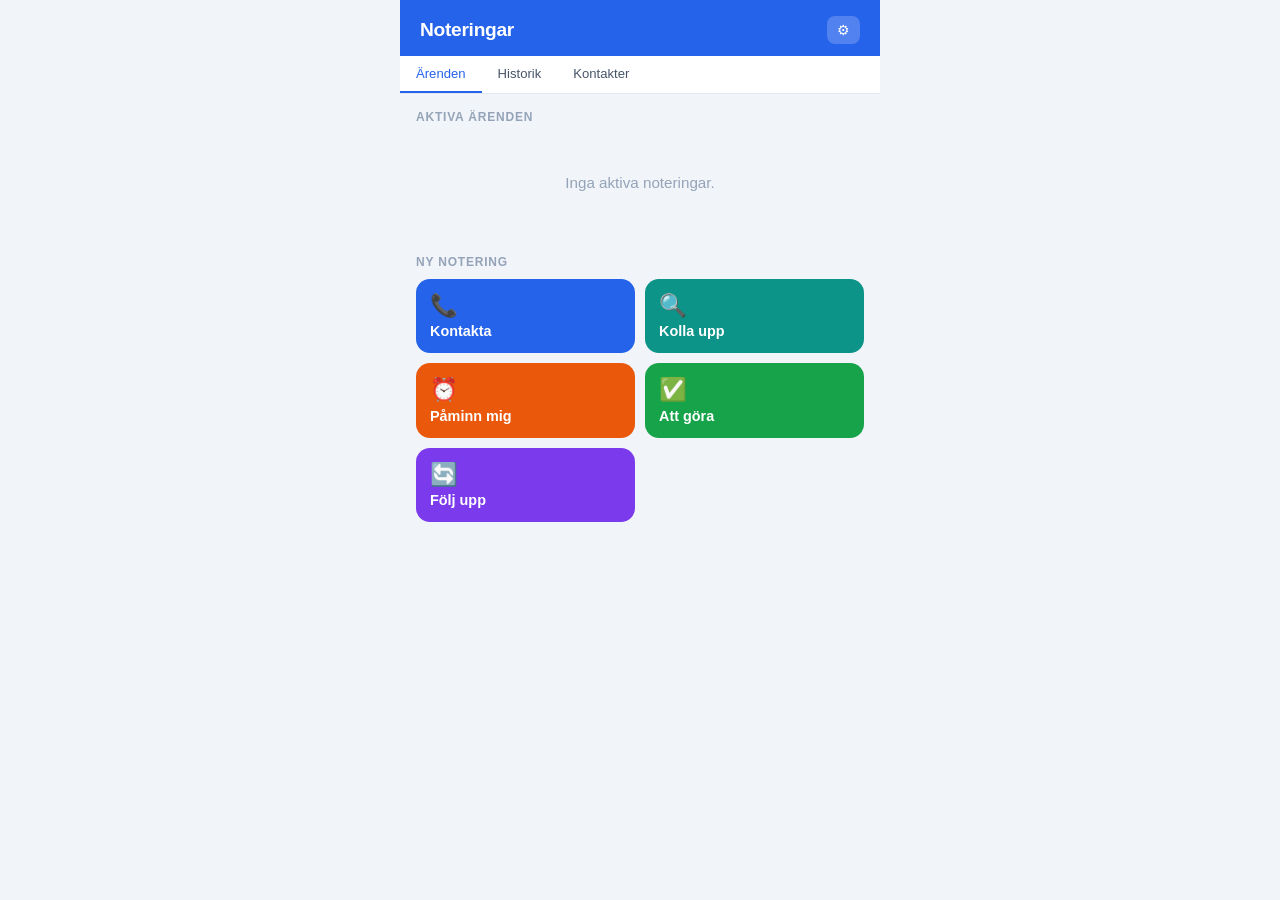
<file: index.html>
<!DOCTYPE html>
<html lang="sv">
<head>
  <meta charset="UTF-8">
  <meta name="viewport" content="width=device-width, initial-scale=1, viewport-fit=cover">
  <meta name="theme-color" content="#2563eb">
  <meta name="apple-mobile-web-app-capable" content="yes">
  <meta name="apple-mobile-web-app-status-bar-style" content="default">
  <meta name="apple-mobile-web-app-title" content="Noteringar">
  <link rel="manifest" href="manifest.json">
  <link rel="stylesheet" href="style.css">
  <title>Noteringar</title>
</head>
<body>

<header>
  <h1>Noteringar</h1>
  <button id="settings-btn" aria-label="Inställningar">⚙</button>
</header>

<nav>
  <button data-tab="active" class="active">Ärenden</button>
  <button data-tab="history">Historik</button>
  <button data-tab="contacts">Kontakter</button>
</nav>

<!-- Notes view -->
<main id="notes-view">

  <!-- Aktiva ärenden -->
  <div class="section-label" id="notes-label">Aktiva ärenden</div>
  <div id="note-list" class="note-list"></div>

  <!-- Snabbval: kategorirutnät -->
  <div class="section-label" style="margin-top:24px">Ny notering</div>
  <div class="quick-cats">
    <button class="quick-cat-btn qc-kontakta" data-quick-cat="kontakta">
      <span class="qc-icon">📞</span>
      <span class="qc-label">Kontakta</span>
    </button>
    <button class="quick-cat-btn qc-kollup" data-quick-cat="kollup">
      <span class="qc-icon">🔍</span>
      <span class="qc-label">Kolla upp</span>
    </button>
    <button class="quick-cat-btn qc-paminn" data-quick-cat="paminn">
      <span class="qc-icon">⏰</span>
      <span class="qc-label">Påminn mig</span>
    </button>
    <button class="quick-cat-btn qc-attgora" data-quick-cat="attgora">
      <span class="qc-icon">✅</span>
      <span class="qc-label">Att göra</span>
    </button>
    <button class="quick-cat-btn qc-foljupp" data-quick-cat="foljupp">
      <span class="qc-icon">🔄</span>
      <span class="qc-label">Följ upp</span>
    </button>
  </div>

</main>

<!-- Contacts view -->
<main id="contacts-view" class="hidden">
  <div class="contacts-section">
    <h3>Kollegor</h3>
    <div id="colleague-list" class="contact-list"></div>
    <button id="add-colleague-btn" class="btn-add-contact">+ Lägg till kollega</button>
    <button id="import-colleagues-btn" class="btn-import-contact">↓ Importera från Sheets</button>
  </div>
  <div class="contacts-section">
    <h3>Elever</h3>
    <div id="student-list" class="contact-list"></div>
    <button id="add-student-btn" class="btn-add-contact">+ Lägg till elev</button>
    <button id="import-students-btn" class="btn-import-contact">↓ Importera från Sheets</button>
  </div>
</main>

<!-- New note modal -->
<div id="note-modal" class="modal-backdrop hidden">
  <div class="modal">
    <div class="modal-header">
      <h2 id="note-modal-title">Ny notering</h2>
      <button class="modal-close" id="cancel-note-btn" aria-label="Stäng">✕</button>
    </div>
    <div class="modal-body">
      <label>Kategori</label>
      <div class="category-grid">
        <button class="cat-btn" data-cat="kontakta">Kontakta</button>
        <button class="cat-btn" data-cat="kollup">Kolla upp</button>
        <button class="cat-btn" data-cat="paminn">Påminn mig</button>
        <button class="cat-btn" data-cat="attgora">Att göra</button>
        <button class="cat-btn" data-cat="foljupp">Följ upp</button>
      </div>

      <div class="form-group" id="person-group" style="display:none">
        <label for="person-select">Person</label>
        <select id="person-select">
          <option value="">– Välj person (valfritt) –</option>
        </select>
      </div>

      <div class="form-group">
        <label for="note-text">Notering</label>
        <textarea id="note-text" placeholder="Skriv något kort…" rows="3"></textarea>
      </div>

      <div class="modal-actions">
        <button id="cancel-note-btn-2" class="btn-cancel">Avbryt</button>
        <a id="cal-link-btn" class="btn-calendar-modal hidden" target="_blank" rel="noopener">📅 Boka tid i Kalender</a>
        <button id="save-note-btn" class="btn-primary">Spara</button>
      </div>
    </div>
  </div>
</div>

<!-- Contact modal -->
<div id="contact-modal" class="modal-backdrop hidden">
  <div class="modal">
    <div class="modal-header">
      <h2 id="contact-modal-title">Lägg till kontakt</h2>
      <button class="modal-close" id="cancel-contact-btn" aria-label="Stäng">✕</button>
    </div>
    <div class="modal-body">
      <button id="pick-phone-contact-btn" class="btn-phone-import hidden">📱 Hämta från telefonkontakter</button>

      <div class="form-group">
        <label for="contact-name">Namn</label>
        <input type="text" id="contact-name" placeholder="Förnamn Efternamn">
      </div>
      <div class="form-group">
        <label for="contact-email">E-post</label>
        <input type="text" id="contact-email" placeholder="namn@skola.se">
      </div>
      <div class="form-group">
        <label for="contact-phone">Telefon</label>
        <input type="tel" id="contact-phone" placeholder="07X XXX XX XX">
      </div>

      <div id="student-fields">
        <div class="form-group">
          <label for="contact-klass">Klass</label>
          <input type="text" id="contact-klass" placeholder="t.ex. 8B">
        </div>
        <div class="form-group">
          <label for="contact-guardian">Vårdnadshavare (namn)</label>
          <input type="text" id="contact-guardian" placeholder="Valfritt">
        </div>
      </div>

      <div class="modal-actions">
        <button id="cancel-contact-btn-2" class="btn-cancel">Avbryt</button>
        <button id="save-contact-btn" class="btn-primary">Spara</button>
      </div>
    </div>
  </div>
</div>

<!-- Settings modal -->
<div id="settings-modal" class="modal-backdrop hidden">
  <div class="modal">
    <div class="modal-header">
      <h2>Inställningar</h2>
      <button class="modal-close" id="cancel-settings-btn" aria-label="Stäng">✕</button>
    </div>
    <div class="modal-body">
      <p style="font-size:.85rem;color:#64748b;margin-bottom:16px">
        Klistra in länken till ditt Google Sheet (Arkiv → Dela → Kopiera länk).
        Sheetet måste vara delat som "vem som har länken kan visa".
      </p>
      <div class="form-group">
        <label for="settings-student-url">Sheet-länk: Elever</label>
        <input type="text" id="settings-student-url" placeholder="https://docs.google.com/spreadsheets/d/…">
      </div>
      <div class="form-group">
        <label for="settings-colleague-url">Sheet-länk: Kollegor</label>
        <input type="text" id="settings-colleague-url" placeholder="https://docs.google.com/spreadsheets/d/…">
      </div>
      <div class="modal-actions">
        <button id="cancel-settings-btn-2" class="btn-cancel">Avbryt</button>
        <button id="save-settings-btn" class="btn-primary">Spara</button>
      </div>
    </div>
  </div>
</div>

<script src="app.js"></script>
</body>
</html>
</file>
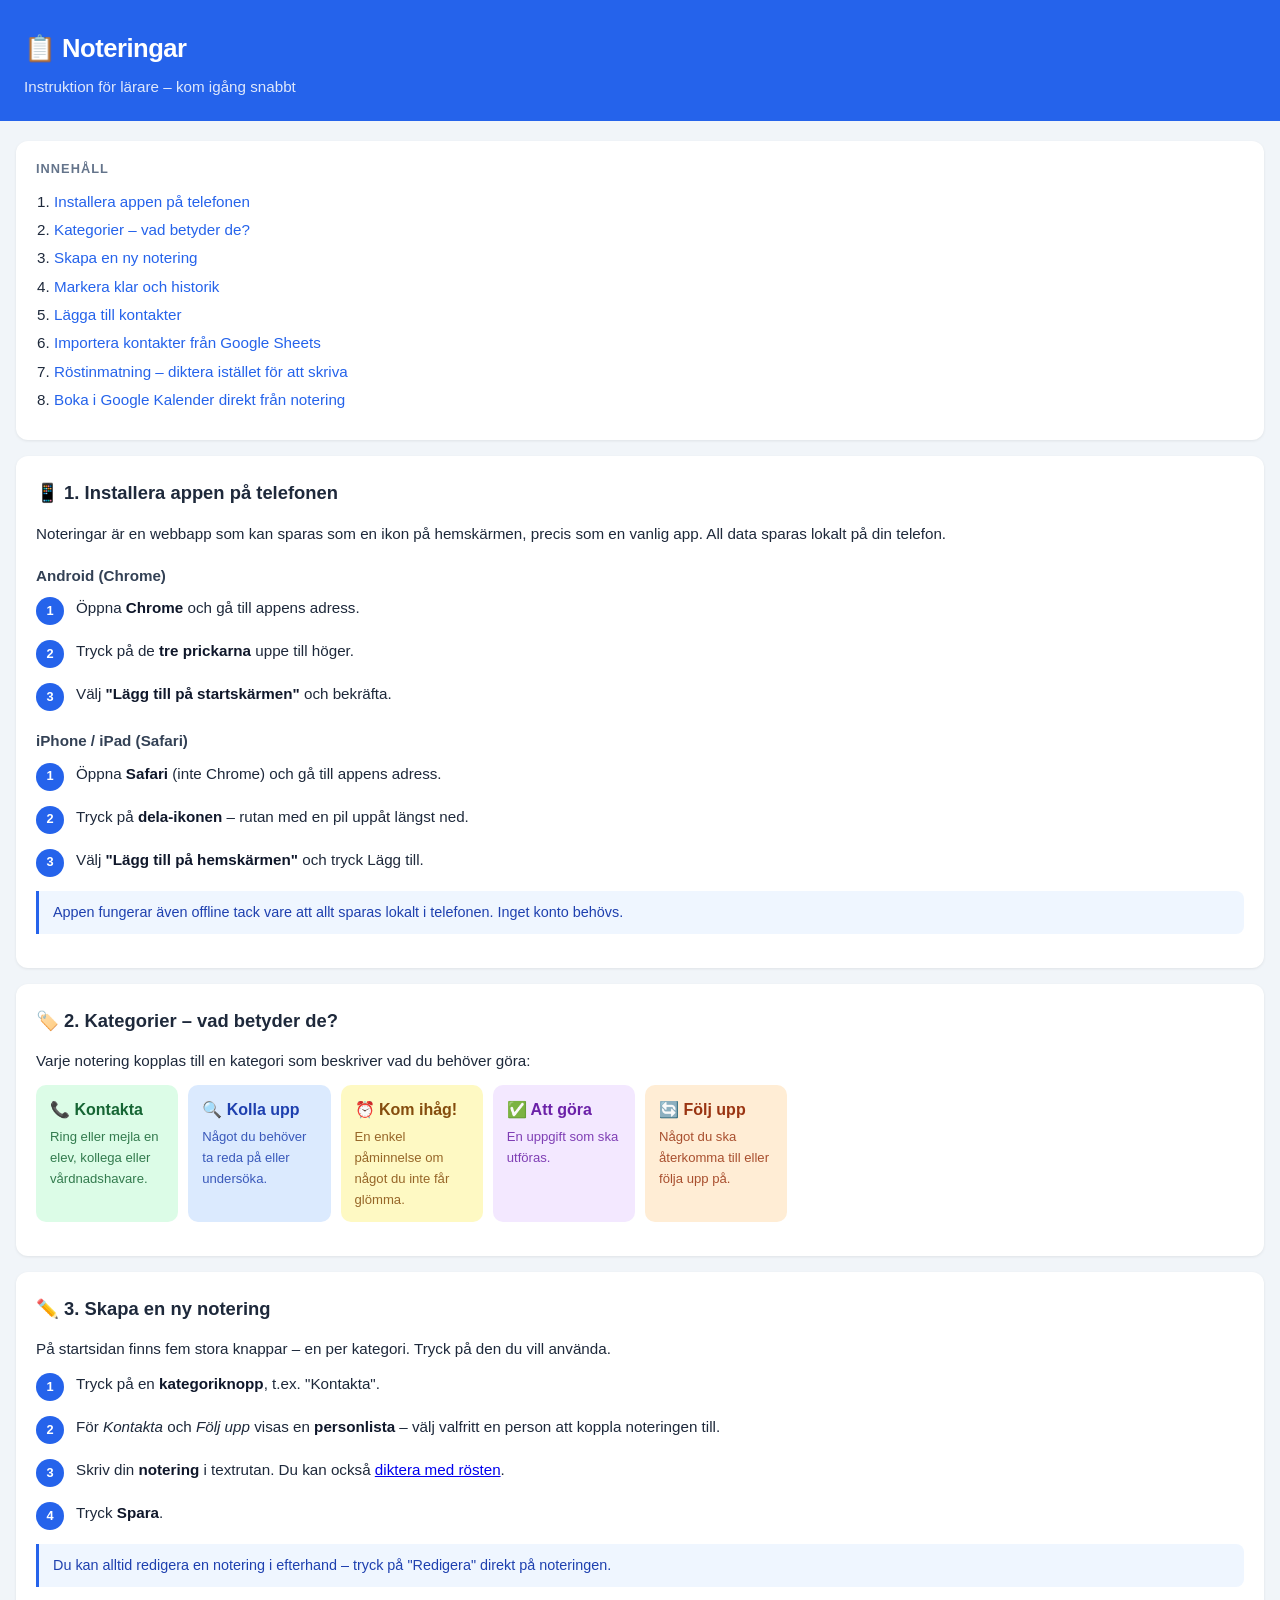
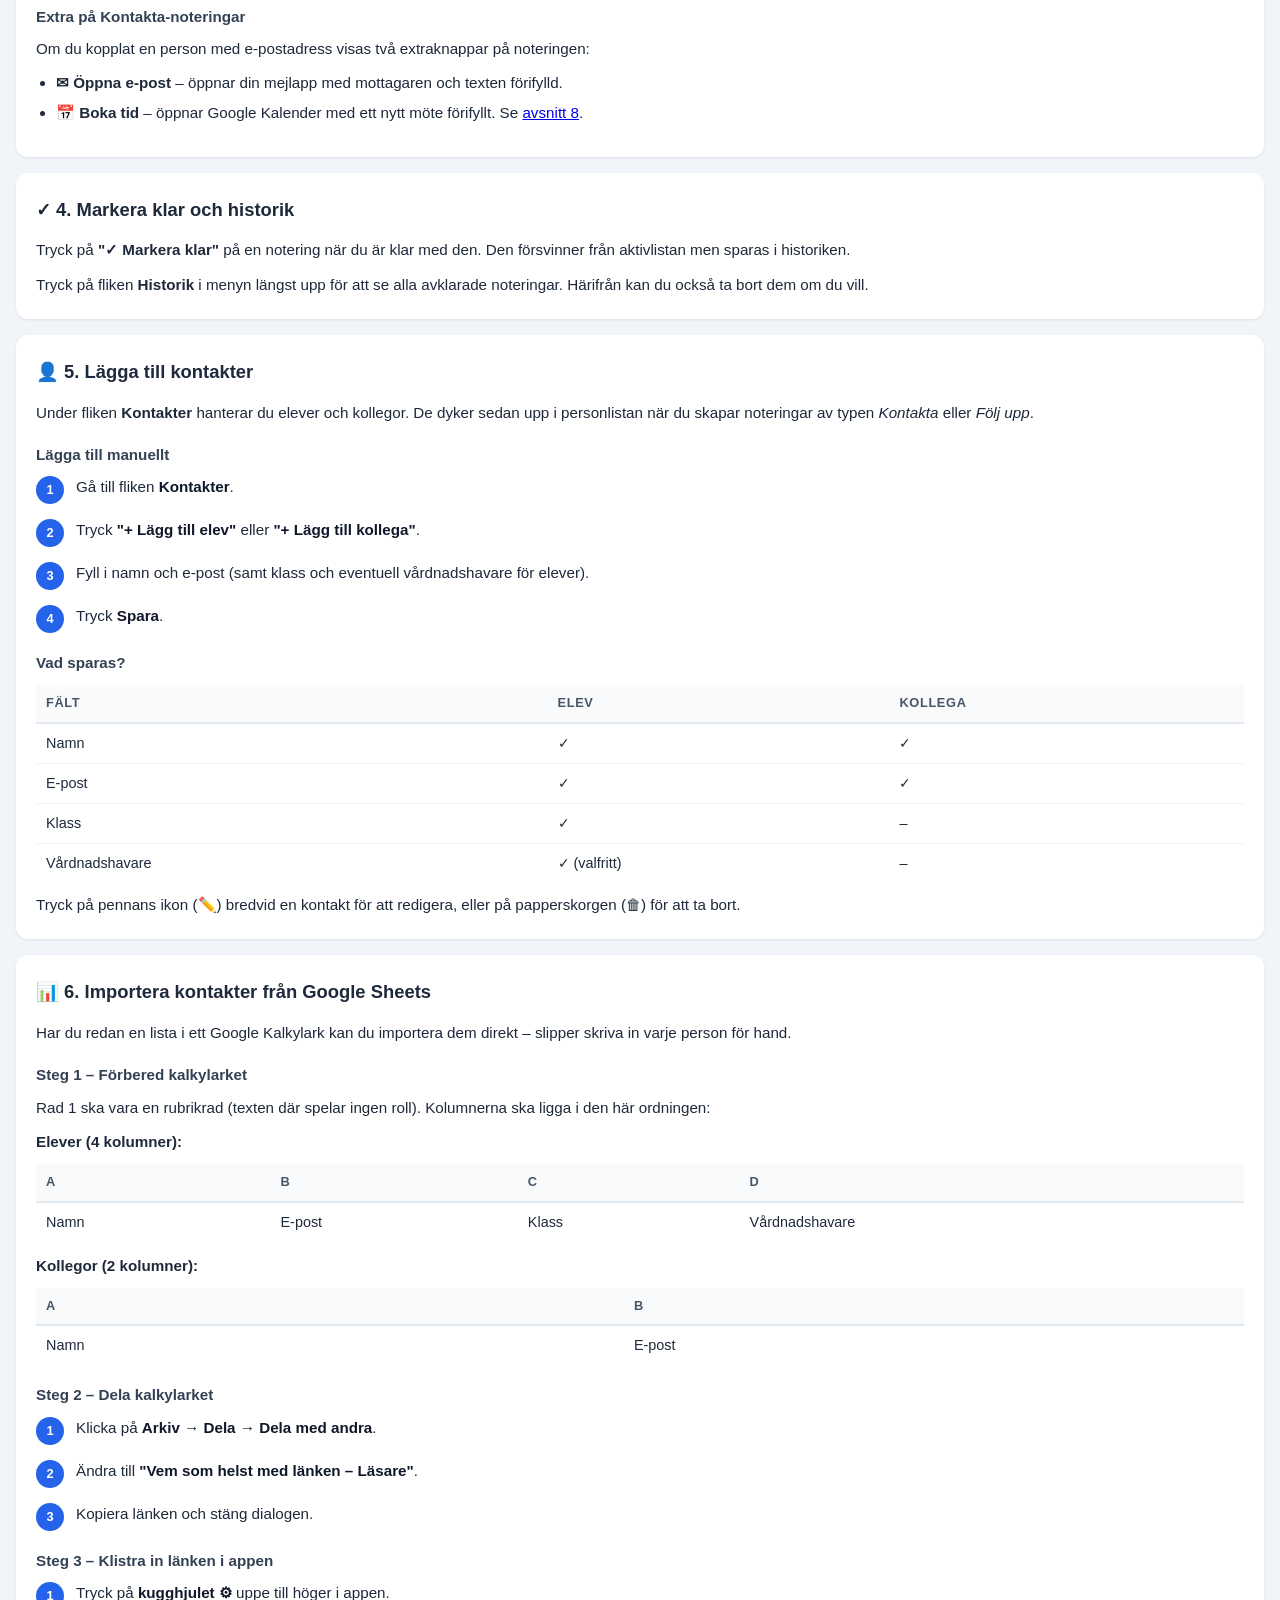
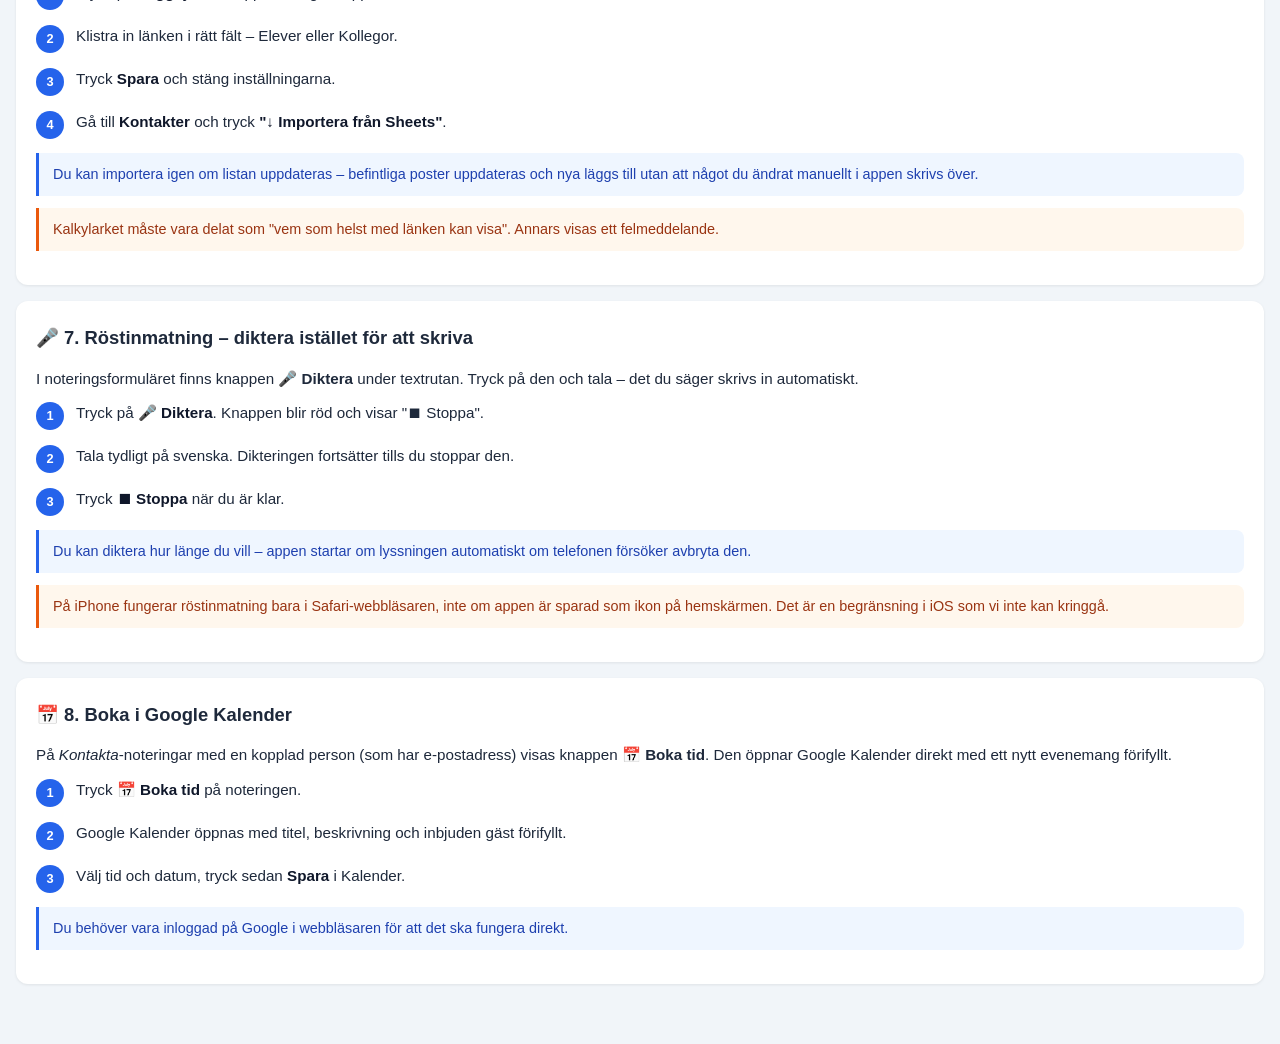
<file: instruktion.html>
<!DOCTYPE html>
<html lang="sv">
<head>
  <meta charset="UTF-8">
  <meta name="viewport" content="width=device-width, initial-scale=1">
  <title>Noteringar – Instruktion</title>
  <style>
    * { box-sizing: border-box; margin: 0; padding: 0; }

    body {
      font-family: -apple-system, BlinkMacSystemFont, 'Segoe UI', Roboto, sans-serif;
      background: #f1f5f9;
      color: #1e293b;
      line-height: 1.6;
      padding: 0 0 60px;
    }

    header {
      background: #2563eb;
      color: white;
      padding: 28px 24px 22px;
    }
    header h1 { font-size: 1.6rem; font-weight: 700; letter-spacing: -0.5px; }
    header p  { margin-top: 6px; font-size: 0.95rem; opacity: 0.85; }

    .toc {
      background: white;
      margin: 20px 16px 0;
      border-radius: 12px;
      padding: 18px 20px;
      box-shadow: 0 1px 3px rgba(0,0,0,.08);
    }
    .toc h2 {
      font-size: 0.8rem;
      text-transform: uppercase;
      letter-spacing: .08em;
      color: #64748b;
      margin-bottom: 10px;
    }
    .toc ol { padding-left: 18px; }
    .toc li { margin-bottom: 4px; }
    .toc a  { color: #2563eb; text-decoration: none; font-size: 0.95rem; }
    .toc a:hover { text-decoration: underline; }

    section {
      background: white;
      margin: 16px 16px 0;
      border-radius: 12px;
      padding: 22px 20px;
      box-shadow: 0 1px 3px rgba(0,0,0,.08);
    }
    section h2 {
      font-size: 1.15rem;
      font-weight: 700;
      margin-bottom: 14px;
      display: flex;
      align-items: center;
      gap: 8px;
    }
    section h3 {
      font-size: 0.95rem;
      font-weight: 600;
      margin: 18px 0 8px;
      color: #334155;
    }

    p { margin-bottom: 10px; font-size: 0.95rem; }
    p:last-child { margin-bottom: 0; }
    ul, ol { padding-left: 20px; font-size: 0.95rem; margin-bottom: 10px; }
    li { margin-bottom: 5px; }

    .tip {
      background: #eff6ff;
      border-left: 3px solid #2563eb;
      border-radius: 0 8px 8px 0;
      padding: 10px 14px;
      margin: 12px 0;
      font-size: 0.9rem;
      color: #1e40af;
    }
    .warning {
      background: #fff7ed;
      border-left: 3px solid #ea580c;
      border-radius: 0 8px 8px 0;
      padding: 10px 14px;
      margin: 12px 0;
      font-size: 0.9rem;
      color: #9a3412;
    }

    .cat-grid {
      display: grid;
      grid-template-columns: repeat(auto-fill, minmax(140px, 1fr));
      gap: 10px;
      margin: 12px 0;
    }
    .cat-card { border-radius: 10px; padding: 12px 14px; font-size: 0.88rem; font-weight: 600; }
    .cat-card .cat-name { font-size: 1rem; margin-bottom: 3px; }
    .cat-card .cat-desc { font-weight: 400; font-size: 0.82rem; opacity: .85; }
    .c-kontakta { background: #dcfce7; color: #166534; }
    .c-kollup   { background: #dbeafe; color: #1e40af; }
    .c-paminn   { background: #fef9c3; color: #854d0e; }
    .c-attgora  { background: #f3e8ff; color: #6b21a8; }
    .c-foljupp  { background: #ffedd5; color: #9a3412; }

    .step { display: flex; gap: 12px; margin-bottom: 14px; align-items: flex-start; }
    .step-num {
      min-width: 28px; height: 28px;
      background: #2563eb; color: white;
      border-radius: 50%;
      display: flex; align-items: center; justify-content: center;
      font-size: 0.8rem; font-weight: 700;
      flex-shrink: 0; margin-top: 1px;
    }
    .step-text { font-size: 0.95rem; }
    .step-text strong { color: #0f172a; }

    table { width: 100%; border-collapse: collapse; font-size: 0.9rem; margin: 10px 0; }
    th {
      text-align: left; padding: 8px 10px;
      background: #f8fafc; border-bottom: 2px solid #e2e8f0;
      font-weight: 600; color: #475569;
      font-size: 0.8rem; text-transform: uppercase; letter-spacing: .05em;
    }
    td { padding: 8px 10px; border-bottom: 1px solid #f1f5f9; vertical-align: top; }
    tr:last-child td { border-bottom: none; }
  </style>
</head>
<body>

<header>
  <h1>📋 Noteringar</h1>
  <p>Instruktion för lärare – kom igång snabbt</p>
</header>

<div class="toc">
  <h2>Innehåll</h2>
  <ol>
    <li><a href="#installera">Installera appen på telefonen</a></li>
    <li><a href="#kategorier">Kategorier – vad betyder de?</a></li>
    <li><a href="#ny-notering">Skapa en ny notering</a></li>
    <li><a href="#klarmarkera">Markera klar och historik</a></li>
    <li><a href="#kontakter">Lägga till kontakter</a></li>
    <li><a href="#importera">Importera kontakter från Google Sheets</a></li>
    <li><a href="#rosta">Röstinmatning – diktera istället för att skriva</a></li>
    <li><a href="#kalender">Boka i Google Kalender direkt från notering</a></li>
  </ol>
</div>

<section id="installera">
  <h2>📱 1. Installera appen på telefonen</h2>
  <p>Noteringar är en webbapp som kan sparas som en ikon på hemskärmen, precis som en vanlig app. All data sparas lokalt på din telefon.</p>

  <h3>Android (Chrome)</h3>
  <div class="step"><div class="step-num">1</div><div class="step-text">Öppna <strong>Chrome</strong> och gå till appens adress.</div></div>
  <div class="step"><div class="step-num">2</div><div class="step-text">Tryck på de <strong>tre prickarna</strong> uppe till höger.</div></div>
  <div class="step"><div class="step-num">3</div><div class="step-text">Välj <strong>"Lägg till på startskärmen"</strong> och bekräfta.</div></div>

  <h3>iPhone / iPad (Safari)</h3>
  <div class="step"><div class="step-num">1</div><div class="step-text">Öppna <strong>Safari</strong> (inte Chrome) och gå till appens adress.</div></div>
  <div class="step"><div class="step-num">2</div><div class="step-text">Tryck på <strong>dela-ikonen</strong> – rutan med en pil uppåt längst ned.</div></div>
  <div class="step"><div class="step-num">3</div><div class="step-text">Välj <strong>"Lägg till på hemskärmen"</strong> och tryck Lägg till.</div></div>

  <div class="tip">Appen fungerar även offline tack vare att allt sparas lokalt i telefonen. Inget konto behövs.</div>
</section>

<section id="kategorier">
  <h2>🏷️ 2. Kategorier – vad betyder de?</h2>
  <p>Varje notering kopplas till en kategori som beskriver vad du behöver göra:</p>
  <div class="cat-grid">
    <div class="cat-card c-kontakta">
      <div class="cat-name">📞 Kontakta</div>
      <div class="cat-desc">Ring eller mejla en elev, kollega eller vårdnadshavare.</div>
    </div>
    <div class="cat-card c-kollup">
      <div class="cat-name">🔍 Kolla upp</div>
      <div class="cat-desc">Något du behöver ta reda på eller undersöka.</div>
    </div>
    <div class="cat-card c-paminn">
      <div class="cat-name">⏰ Kom ihåg!</div>
      <div class="cat-desc">En enkel påminnelse om något du inte får glömma.</div>
    </div>
    <div class="cat-card c-attgora">
      <div class="cat-name">✅ Att göra</div>
      <div class="cat-desc">En uppgift som ska utföras.</div>
    </div>
    <div class="cat-card c-foljupp">
      <div class="cat-name">🔄 Följ upp</div>
      <div class="cat-desc">Något du ska återkomma till eller följa upp på.</div>
    </div>
  </div>
</section>

<section id="ny-notering">
  <h2>✏️ 3. Skapa en ny notering</h2>
  <p>På startsidan finns fem stora knappar – en per kategori. Tryck på den du vill använda.</p>

  <div class="step"><div class="step-num">1</div><div class="step-text">Tryck på en <strong>kategoriknopp</strong>, t.ex. "Kontakta".</div></div>
  <div class="step"><div class="step-num">2</div><div class="step-text">För <em>Kontakta</em> och <em>Följ upp</em> visas en <strong>personlista</strong> – välj valfritt en person att koppla noteringen till.</div></div>
  <div class="step"><div class="step-num">3</div><div class="step-text">Skriv din <strong>notering</strong> i textrutan. Du kan också <a href="#rosta">diktera med rösten</a>.</div></div>
  <div class="step"><div class="step-num">4</div><div class="step-text">Tryck <strong>Spara</strong>.</div></div>

  <div class="tip">Du kan alltid redigera en notering i efterhand – tryck på "Redigera" direkt på noteringen.</div>

  <h3>Extra på Kontakta-noteringar</h3>
  <p>Om du kopplat en person med e-postadress visas två extraknappar på noteringen:</p>
  <ul>
    <li><strong>✉ Öppna e-post</strong> – öppnar din mejlapp med mottagaren och texten förifylld.</li>
    <li><strong>📅 Boka tid</strong> – öppnar Google Kalender med ett nytt möte förifyllt. Se <a href="#kalender">avsnitt 8</a>.</li>
  </ul>
</section>

<section id="klarmarkera">
  <h2>✓ 4. Markera klar och historik</h2>
  <p>Tryck på <strong>"✓ Markera klar"</strong> på en notering när du är klar med den. Den försvinner från aktivlistan men sparas i historiken.</p>
  <p>Tryck på fliken <strong>Historik</strong> i menyn längst upp för att se alla avklarade noteringar. Härifrån kan du också ta bort dem om du vill.</p>
</section>

<section id="kontakter">
  <h2>👤 5. Lägga till kontakter</h2>
  <p>Under fliken <strong>Kontakter</strong> hanterar du elever och kollegor. De dyker sedan upp i personlistan när du skapar noteringar av typen <em>Kontakta</em> eller <em>Följ upp</em>.</p>

  <h3>Lägga till manuellt</h3>
  <div class="step"><div class="step-num">1</div><div class="step-text">Gå till fliken <strong>Kontakter</strong>.</div></div>
  <div class="step"><div class="step-num">2</div><div class="step-text">Tryck <strong>"+ Lägg till elev"</strong> eller <strong>"+ Lägg till kollega"</strong>.</div></div>
  <div class="step"><div class="step-num">3</div><div class="step-text">Fyll i namn och e-post (samt klass och eventuell vårdnadshavare för elever).</div></div>
  <div class="step"><div class="step-num">4</div><div class="step-text">Tryck <strong>Spara</strong>.</div></div>

  <h3>Vad sparas?</h3>
  <table>
    <tr><th>Fält</th><th>Elev</th><th>Kollega</th></tr>
    <tr><td>Namn</td><td>✓</td><td>✓</td></tr>
    <tr><td>E-post</td><td>✓</td><td>✓</td></tr>
    <tr><td>Klass</td><td>✓</td><td>–</td></tr>
    <tr><td>Vårdnadshavare</td><td>✓ (valfritt)</td><td>–</td></tr>
  </table>

  <p>Tryck på pennans ikon (✏️) bredvid en kontakt för att redigera, eller på papperskorgen (🗑) för att ta bort.</p>
</section>

<section id="importera">
  <h2>📊 6. Importera kontakter från Google Sheets</h2>
  <p>Har du redan en lista i ett Google Kalkylark kan du importera dem direkt – slipper skriva in varje person för hand.</p>

  <h3>Steg 1 – Förbered kalkylarket</h3>
  <p>Rad 1 ska vara en rubrikrad (texten där spelar ingen roll). Kolumnerna ska ligga i den här ordningen:</p>

  <p><strong>Elever (4 kolumner):</strong></p>
  <table>
    <tr><th>A</th><th>B</th><th>C</th><th>D</th></tr>
    <tr><td>Namn</td><td>E-post</td><td>Klass</td><td>Vårdnadshavare</td></tr>
  </table>

  <p style="margin-top:12px"><strong>Kollegor (2 kolumner):</strong></p>
  <table>
    <tr><th>A</th><th>B</th></tr>
    <tr><td>Namn</td><td>E-post</td></tr>
  </table>

  <h3>Steg 2 – Dela kalkylarket</h3>
  <div class="step"><div class="step-num">1</div><div class="step-text">Klicka på <strong>Arkiv → Dela → Dela med andra</strong>.</div></div>
  <div class="step"><div class="step-num">2</div><div class="step-text">Ändra till <strong>"Vem som helst med länken – Läsare"</strong>.</div></div>
  <div class="step"><div class="step-num">3</div><div class="step-text">Kopiera länken och stäng dialogen.</div></div>

  <h3>Steg 3 – Klistra in länken i appen</h3>
  <div class="step"><div class="step-num">1</div><div class="step-text">Tryck på <strong>kugghjulet ⚙</strong> uppe till höger i appen.</div></div>
  <div class="step"><div class="step-num">2</div><div class="step-text">Klistra in länken i rätt fält – Elever eller Kollegor.</div></div>
  <div class="step"><div class="step-num">3</div><div class="step-text">Tryck <strong>Spara</strong> och stäng inställningarna.</div></div>
  <div class="step"><div class="step-num">4</div><div class="step-text">Gå till <strong>Kontakter</strong> och tryck <strong>"↓ Importera från Sheets"</strong>.</div></div>

  <div class="tip">Du kan importera igen om listan uppdateras – befintliga poster uppdateras och nya läggs till utan att något du ändrat manuellt i appen skrivs över.</div>
  <div class="warning">Kalkylarket måste vara delat som "vem som helst med länken kan visa". Annars visas ett felmeddelande.</div>
</section>

<section id="rosta">
  <h2>🎤 7. Röstinmatning – diktera istället för att skriva</h2>
  <p>I noteringsformuläret finns knappen <strong>🎤 Diktera</strong> under textrutan. Tryck på den och tala – det du säger skrivs in automatiskt.</p>

  <div class="step"><div class="step-num">1</div><div class="step-text">Tryck på <strong>🎤 Diktera</strong>. Knappen blir röd och visar "⏹ Stoppa".</div></div>
  <div class="step"><div class="step-num">2</div><div class="step-text">Tala tydligt på svenska. Dikteringen fortsätter tills du stoppar den.</div></div>
  <div class="step"><div class="step-num">3</div><div class="step-text">Tryck <strong>⏹ Stoppa</strong> när du är klar.</div></div>

  <div class="tip">Du kan diktera hur länge du vill – appen startar om lyssningen automatiskt om telefonen försöker avbryta den.</div>
  <div class="warning">På iPhone fungerar röstinmatning bara i Safari-webbläsaren, inte om appen är sparad som ikon på hemskärmen. Det är en begränsning i iOS som vi inte kan kringgå.</div>
</section>

<section id="kalender">
  <h2>📅 8. Boka i Google Kalender</h2>
  <p>På <em>Kontakta</em>-noteringar med en kopplad person (som har e-postadress) visas knappen <strong>📅 Boka tid</strong>. Den öppnar Google Kalender direkt med ett nytt evenemang förifyllt.</p>

  <div class="step"><div class="step-num">1</div><div class="step-text">Tryck <strong>📅 Boka tid</strong> på noteringen.</div></div>
  <div class="step"><div class="step-num">2</div><div class="step-text">Google Kalender öppnas med titel, beskrivning och inbjuden gäst förifyllt.</div></div>
  <div class="step"><div class="step-num">3</div><div class="step-text">Välj tid och datum, tryck sedan <strong>Spara</strong> i Kalender.</div></div>

  <div class="tip">Du behöver vara inloggad på Google i webbläsaren för att det ska fungera direkt.</div>
</section>

</body>
</html>
</file>
<file: style.css>
*, *::before, *::after { box-sizing: border-box; margin: 0; padding: 0; }

:root {
  --blue: #2563eb;
  --blue-dark: #1d4ed8;
  --green: #16a34a;
  --orange: #ea580c;
  --purple: #7c3aed;
  --teal: #0d9488;
  --gray-50: #f8fafc;
  --gray-100: #f1f5f9;
  --gray-200: #e2e8f0;
  --gray-400: #94a3b8;
  --gray-600: #475569;
  --gray-800: #1e293b;
  --radius: 12px;
  --shadow: 0 1px 3px rgba(0,0,0,.12), 0 1px 2px rgba(0,0,0,.08);
  --shadow-md: 0 4px 6px rgba(0,0,0,.07), 0 2px 4px rgba(0,0,0,.06);
}

body {
  font-family: -apple-system, BlinkMacSystemFont, 'Segoe UI', sans-serif;
  background: var(--gray-100);
  color: var(--gray-800);
  min-height: 100dvh;
  max-width: 480px;
  margin: 0 auto;
}

/* ── Header ── */
header {
  background: var(--blue);
  color: white;
  padding: 16px 20px 12px;
  display: flex;
  align-items: center;
  justify-content: space-between;
  position: sticky;
  top: 0;
  z-index: 10;
}
header h1 { font-size: 1.2rem; font-weight: 700; letter-spacing: -.3px; }
header button {
  background: rgba(255,255,255,.2);
  border: none;
  color: white;
  border-radius: 8px;
  padding: 6px 10px;
  font-size: .85rem;
  cursor: pointer;
}
header button:active { background: rgba(255,255,255,.3); }

/* ── Nav tabs ── */
nav {
  display: flex;
  background: white;
  border-bottom: 1px solid var(--gray-200);
  overflow-x: auto;
  scrollbar-width: none;
}
nav::-webkit-scrollbar { display: none; }
nav button {
  flex: none;
  padding: 10px 16px;
  border: none;
  background: none;
  font-size: .82rem;
  font-weight: 500;
  color: var(--gray-600);
  cursor: pointer;
  border-bottom: 2px solid transparent;
  white-space: nowrap;
  transition: color .15s, border-color .15s;
}
nav button.active { color: var(--blue); border-bottom-color: var(--blue); }

/* ── Main ── */
main { padding: 16px; }

/* ── Snabbval (kategorirutnät på startsidan) ── */
.quick-cats {
  display: grid;
  grid-template-columns: 1fr 1fr;
  gap: 10px;
  margin-bottom: 24px;
}
.quick-cat-btn {
  display: flex;
  flex-direction: column;
  align-items: flex-start;
  gap: 6px;
  padding: 16px 14px 14px;
  border: none;
  border-radius: 14px;
  cursor: pointer;
  text-align: left;
  transition: transform .1s, filter .15s;
  color: white;
  position: relative;
  overflow: hidden;
}
.quick-cat-btn:active { transform: scale(.96); filter: brightness(.92); }
.quick-cat-btn .qc-icon { font-size: 1.4rem; line-height: 1; }
.quick-cat-btn .qc-label { font-size: .9rem; font-weight: 700; }
.quick-cat-btn.qc-kontakta { background: var(--blue); }
.quick-cat-btn.qc-kollup   { background: var(--teal); }
.quick-cat-btn.qc-paminn   { background: var(--orange); }
.quick-cat-btn.qc-attgora  { background: var(--green); }
.quick-cat-btn.qc-foljupp  { background: var(--purple); }

/* section label */
.section-label {
  font-size: .75rem;
  font-weight: 700;
  text-transform: uppercase;
  letter-spacing: .8px;
  color: var(--gray-400);
  margin-bottom: 10px;
}

/* ── Note cards (redesign) ── */
.note-list { display: flex; flex-direction: column; gap: 10px; }

.note-card {
  background: white;
  border-radius: var(--radius);
  box-shadow: var(--shadow);
  overflow: hidden;
  display: flex;
  transition: opacity .2s;
}
.note-card.done { opacity: .45; }
.note-card.done .note-text { text-decoration: line-through; }

/* Colored left stripe */
.note-stripe {
  width: 5px;
  flex-shrink: 0;
}
.note-card[data-cat="kontakta"] .note-stripe { background: var(--blue); }
.note-card[data-cat="kollup"]   .note-stripe { background: var(--teal); }
.note-card[data-cat="paminn"]   .note-stripe { background: var(--orange); }
.note-card[data-cat="attgora"]  .note-stripe { background: var(--green); }
.note-card[data-cat="foljupp"]  .note-stripe { background: var(--purple); }

.note-inner { flex: 1; padding: 14px 14px 12px; min-width: 0; }

.note-meta {
  display: flex;
  align-items: center;
  gap: 6px;
  margin-bottom: 6px;
  flex-wrap: wrap;
}
.cat-badge {
  font-size: .68rem;
  font-weight: 700;
  padding: 2px 8px;
  border-radius: 20px;
  color: white;
  text-transform: uppercase;
  letter-spacing: .5px;
}
.note-person {
  font-size: .82rem;
  color: var(--gray-600);
  font-weight: 600;
}
.note-date { font-size: .75rem; color: var(--gray-400); margin-left: auto; }
.note-text {
  font-size: 1rem;
  line-height: 1.45;
  color: var(--gray-800);
  margin-bottom: 12px;
}

.note-actions { display: flex; gap: 8px; align-items: center; flex-wrap: wrap; }

.btn-call {
  font-size: .8rem;
  padding: 6px 12px;
  border-radius: 8px;
  border: 1.5px solid var(--green);
  color: var(--green);
  background: none;
  cursor: pointer;
  text-decoration: none;
  display: inline-flex;
  align-items: center;
  gap: 4px;
  font-weight: 500;
}
.btn-call:active { background: #f0fdf4; }

.btn-email {
  font-size: .8rem;
  padding: 6px 12px;
  border-radius: 8px;
  border: 1.5px solid var(--blue);
  color: var(--blue);
  background: none;
  cursor: pointer;
  text-decoration: none;
  display: inline-flex;
  align-items: center;
  gap: 4px;
  font-weight: 500;
}
.btn-email:active { background: #eff6ff; }

.btn-calendar {
  font-size: .8rem;
  padding: 6px 12px;
  border-radius: 8px;
  border: 1.5px solid var(--teal);
  color: var(--teal);
  background: none;
  cursor: pointer;
  text-decoration: none;
  display: inline-flex;
  align-items: center;
  gap: 4px;
  font-weight: 500;
}
.btn-calendar:active { background: #f0fdfa; }

.btn-calendar-modal {
  font-size: .85rem;
  padding: 8px 14px;
  border-radius: 8px;
  border: 1.5px solid var(--teal);
  color: var(--teal);
  background: none;
  cursor: pointer;
  text-decoration: none;
  display: inline-flex;
  align-items: center;
  gap: 5px;
  font-weight: 500;
}
.btn-calendar-modal:active { background: #f0fdfa; }
.btn-calendar-modal.hidden { display: none; }

.btn-done {
  font-size: .8rem;
  padding: 6px 12px;
  border-radius: 8px;
  border: 1.5px solid var(--green);
  color: var(--green);
  background: none;
  cursor: pointer;
  font-weight: 600;
  display: inline-flex;
  align-items: center;
  gap: 4px;
}
.btn-done:active { background: #f0fdf4; }

.btn-edit {
  font-size: .78rem;
  padding: 6px 10px;
  border-radius: 8px;
  border: 1px solid var(--gray-200);
  color: var(--gray-600);
  background: none;
  cursor: pointer;
}
.btn-edit:active { background: var(--gray-100); }

.btn-delete {
  font-size: .78rem;
  padding: 6px 10px;
  border-radius: 8px;
  border: 1px solid var(--gray-200);
  color: var(--gray-400);
  background: none;
  cursor: pointer;
  margin-left: auto;
}
.btn-delete:active { color: #ef4444; border-color: #ef4444; }

/* Category colors */
.cat-kontakta { background: var(--blue); }
.cat-kollup   { background: var(--teal); }
.cat-paminn   { background: var(--orange); }
.cat-attgora  { background: var(--green); }
.cat-foljupp  { background: var(--purple); }

/* ── Modal ── */
.modal-backdrop {
  position: fixed;
  inset: 0;
  background: rgba(0,0,0,.45);
  z-index: 30;
  display: flex;
  align-items: flex-end;
  justify-content: center;
}
.modal-backdrop.hidden { display: none; }

.modal {
  background: white;
  border-radius: 20px 20px 0 0;
  padding: 0 0 32px;
  width: 100%;
  max-width: 480px;
  max-height: 90dvh;
  overflow-y: auto;
}

.modal-header {
  display: flex;
  align-items: center;
  justify-content: space-between;
  padding: 20px 20px 12px;
  border-bottom: 1px solid var(--gray-200);
  margin-bottom: 16px;
  position: sticky;
  top: 0;
  background: white;
  border-radius: 20px 20px 0 0;
}
.modal-header h2 { font-size: 1.1rem; }
.modal-close {
  width: 32px;
  height: 32px;
  border-radius: 50%;
  border: none;
  background: var(--gray-100);
  color: var(--gray-600);
  font-size: 1.1rem;
  cursor: pointer;
  display: flex;
  align-items: center;
  justify-content: center;
  line-height: 1;
}
.modal-close:active { background: var(--gray-200); }

.modal-body { padding: 0 20px; }

.form-group { margin-bottom: 14px; }
label { display: block; font-size: .82rem; font-weight: 600; color: var(--gray-600); margin-bottom: 5px; }

.category-grid {
  display: grid;
  grid-template-columns: 1fr 1fr;
  gap: 8px;
  margin-bottom: 14px;
}
.cat-btn {
  padding: 10px 8px;
  border-radius: 10px;
  border: 2px solid var(--gray-200);
  background: white;
  font-size: .85rem;
  font-weight: 600;
  cursor: pointer;
  text-align: center;
  transition: border-color .15s, background .15s, color .15s;
  color: var(--gray-800);
}
.cat-btn.selected { color: white; border-color: transparent; }
.cat-btn[data-cat="kontakta"].selected { background: var(--blue); }
.cat-btn[data-cat="kollup"].selected   { background: var(--teal); }
.cat-btn[data-cat="paminn"].selected   { background: var(--orange); }
.cat-btn[data-cat="attgora"].selected  { background: var(--green); }
.cat-btn[data-cat="foljupp"].selected  { background: var(--purple); }

select, textarea, input[type=text], input[type=tel] {
  width: 100%;
  padding: 10px 12px;
  border: 1px solid var(--gray-200);
  border-radius: 10px;
  font-size: .95rem;
  font-family: inherit;
  background: var(--gray-50);
  color: var(--gray-800);
  appearance: none;
}
select:focus, textarea:focus, input:focus {
  outline: 2px solid var(--blue);
  outline-offset: -1px;
}
textarea { resize: vertical; min-height: 70px; }

.modal-actions { display: flex; gap: 10px; margin-top: 16px; flex-wrap: wrap; }
.btn-primary {
  flex: 1;
  padding: 13px;
  background: var(--blue);
  color: white;
  border: none;
  border-radius: 10px;
  font-size: 1rem;
  font-weight: 600;
  cursor: pointer;
}
.btn-primary:active { background: var(--blue-dark); }
.btn-cancel {
  padding: 13px 18px;
  background: var(--gray-100);
  border: none;
  border-radius: 10px;
  font-size: 1rem;
  cursor: pointer;
  color: var(--gray-600);
}

/* ── Phone contact picker ── */
.btn-phone-import {
  width: 100%;
  padding: 12px;
  background: #f0fdf4;
  border: 1.5px solid var(--green);
  border-radius: 10px;
  color: var(--green);
  font-size: .95rem;
  font-weight: 600;
  cursor: pointer;
  margin-bottom: 16px;
  text-align: center;
}
.btn-phone-import:active { background: #dcfce7; }

/* ── Contacts page ── */
.contacts-section { margin-bottom: 24px; }
.contacts-section h3 {
  font-size: .8rem;
  font-weight: 700;
  text-transform: uppercase;
  letter-spacing: .8px;
  color: var(--gray-400);
  margin-bottom: 10px;
}
.contact-list { display: flex; flex-direction: column; gap: 2px; }
.contact-item {
  background: white;
  border-radius: 10px;
  padding: 11px 14px;
  display: flex;
  align-items: center;
  gap: 10px;
  box-shadow: var(--shadow);
}
.contact-item .name { flex: 1; font-size: .95rem; }
.contact-item .meta { font-size: .78rem; color: var(--gray-400); }
.btn-icon {
  width: 30px;
  height: 30px;
  border: none;
  background: var(--gray-100);
  border-radius: 8px;
  cursor: pointer;
  display: flex;
  align-items: center;
  justify-content: center;
  font-size: .9rem;
  flex-shrink: 0;
}
.btn-add-contact {
  width: 100%;
  padding: 11px;
  background: white;
  border: 1px dashed var(--gray-400);
  border-radius: 10px;
  color: var(--gray-600);
  font-size: .9rem;
  cursor: pointer;
  margin-top: 6px;
}
.btn-import-contact {
  width: 100%;
  padding: 11px;
  background: white;
  border: 1px solid var(--blue);
  border-radius: 10px;
  color: var(--blue);
  font-size: .9rem;
  font-weight: 500;
  cursor: pointer;
  margin-top: 6px;
}
.btn-import-contact:disabled { opacity: .6; cursor: default; }

/* ── Empty / history ── */
.empty-state {
  text-align: center;
  padding: 40px 20px;
  color: var(--gray-400);
  font-size: .95rem;
}

.hidden { display: none !important; }
</file>
